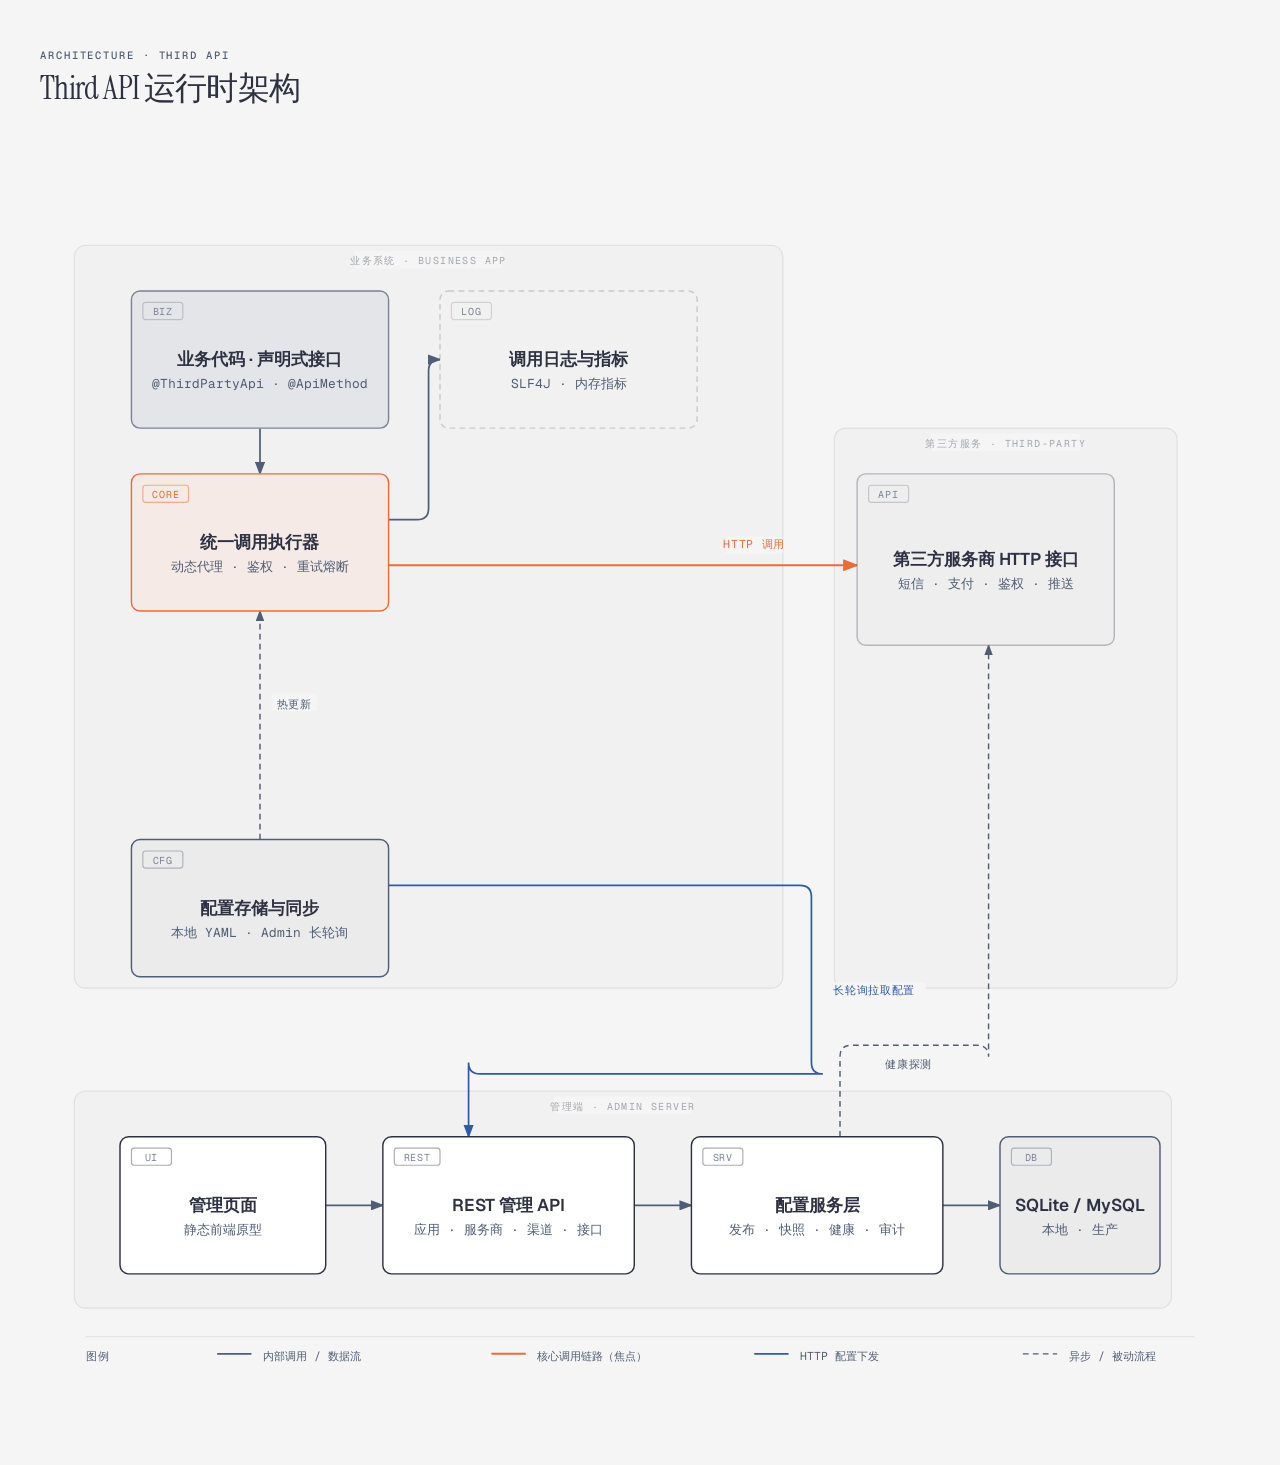
<file: docs/architecture.html>
<!DOCTYPE html>
<html lang="zh-CN">
<head>
  <meta charset="UTF-8">
  <meta name="viewport" content="width=device-width, initial-scale=1.0">
  <title>Third API 运行时架构</title>
  <link href="https://fonts.googleapis.com/css2?family=Instrument+Serif:ital@0;1&family=Geist:wght@400;500;600&family=Geist+Mono:wght@400;500;600&display=swap" rel="stylesheet">
  <style>
    *, *::before, *::after { box-sizing: border-box; margin: 0; padding: 0; }
    :root {
      --color-paper:   #f5f5f5;   /* white-smoke */
      --color-ink:     #2d3142;   /* jet-black */
      --color-muted:   #4f5d75;   /* blue-slate */
      --color-accent:  #eb6c36;   /* atomic-tangerine */
      --font-sans:     'Geist', system-ui, sans-serif;
      --font-serif:    'Instrument Serif', serif;
      --font-mono:     'Geist Mono', ui-monospace, monospace;
    }

    body {
      font-family: var(--font-sans);
      background: var(--color-paper);
      color: var(--color-ink);
      min-height: 100vh;
      display: flex;
      align-items: center;
      justify-content: center;
      padding: 3rem 2rem;
    }

    .frame { max-width: 1200px; width: 100%; }

    .eyebrow {
      font-family: var(--font-mono);
      font-size: 0.66rem;
      font-weight: 500;
      letter-spacing: 0.18em;
      text-transform: uppercase;
      color: var(--color-muted);
      margin-bottom: 0.5rem;
    }

    h1 {
      font-family: var(--font-serif);
      font-size: clamp(1.5rem, 2.4vw + 0.75rem, 2rem);
      font-weight: 400;
      letter-spacing: -0.02em;
      line-height: 1.15;
      color: var(--color-ink);
      margin-bottom: 1.5rem;
    }

    svg { width: 100%; min-width: 900px; display: block; }
  </style>
</head>
<body>
  <div class="frame">
    <p class="eyebrow">Architecture · Third API</p>
    <h1>Third API 运行时架构</h1>

    <svg viewBox="0 0 840 900" xmlns="http://www.w3.org/2000/svg" role="img" aria-labelledby="third-api-architecture-title third-api-architecture-desc">
      <title id="third-api-architecture-title">Third API 运行时架构</title>
      <desc id="third-api-architecture-desc">架构图展示业务系统通过声明式接口与动态代理统一调用第三方 HTTP 接口，管理端负责配置下发、健康监测与审计，配置以长轮询方式热更新。</desc>
      <defs>
        <marker id="arrow" markerWidth="8" markerHeight="6" refX="7" refY="3" orient="auto"><polygon points="0 0, 8 3, 0 6" fill="#4f5d75"/></marker>
        <marker id="arrow-accent" markerWidth="8" markerHeight="6" refX="7" refY="3" orient="auto"><polygon points="0 0, 8 3, 0 6" fill="#eb6c36"/></marker>
        <marker id="arrow-link" markerWidth="8" markerHeight="6" refX="7" refY="3" orient="auto"><polygon points="0 0, 8 3, 0 6" fill="#2e5aa8"/></marker>
      </defs>

      <rect width="100%" height="100%" fill="#f5f5f5"/>

      <!-- ===== Zones (drawn before arrows and nodes) ===== -->
      <!-- Zone: 业务系统 -->
      <rect x="24" y="80" width="496" height="520" rx="8"
            fill="rgba(45,49,66,0.02)" stroke="rgba(45,49,66,0.10)" stroke-width="0.8"/>
      <rect x="220" y="84" width="104" height="12" rx="2" fill="#f5f5f5"/>
      <text x="272" y="93" fill="rgba(45,49,66,0.40)" font-size="7" font-family="'Geist Mono', monospace"
            text-anchor="middle" letter-spacing="0.14em">业务系统 · BUSINESS APP</text>

      <!-- Zone: 第三方服务 -->
      <rect x="556" y="208" width="240" height="392" rx="8"
            fill="rgba(45,49,66,0.02)" stroke="rgba(45,49,66,0.10)" stroke-width="0.8"/>
      <rect x="624" y="212" width="104" height="12" rx="2" fill="#f5f5f5"/>
      <text x="676" y="221" fill="rgba(45,49,66,0.40)" font-size="7" font-family="'Geist Mono', monospace"
            text-anchor="middle" letter-spacing="0.14em">第三方服务 · THIRD-PARTY</text>

      <!-- Zone: 管理端 -->
      <rect x="24" y="672" width="768" height="152" rx="8"
            fill="rgba(45,49,66,0.02)" stroke="rgba(45,49,66,0.10)" stroke-width="0.8"/>
      <rect x="360" y="676" width="96" height="12" rx="2" fill="#f5f5f5"/>
      <text x="408" y="685" fill="rgba(45,49,66,0.40)" font-size="7" font-family="'Geist Mono', monospace"
            text-anchor="middle" letter-spacing="0.14em">管理端 · ADMIN SERVER</text>

      <!-- ===== Arrows first (behind boxes) ===== -->
      <!-- A1 → A2 方法调用 -->
      <line x1="154" y1="208" x2="154" y2="240" stroke="#4f5d75" stroke-width="1.2" marker-end="url(#arrow)"/>
      <!-- A2 → A4 日志指标 -->
      <path d="M 244,272 H 264 Q 272,272 272,264 V 168 Q 272,160 280,160"
            fill="none" stroke="#4f5d75" stroke-width="1.2" marker-end="url(#arrow)"/>
      <!-- A2 → C1 核心 HTTP 调用链路 -->
      <line x1="244" y1="304" x2="572" y2="304" stroke="#eb6c36" stroke-width="1.4" marker-end="url(#arrow-accent)"/>
      <!-- A3 → A2 配置热更新 -->
      <line x1="154" y1="496" x2="154" y2="336" stroke="#4f5d75" stroke-width="1" stroke-dasharray="4,3" marker-end="url(#arrow)"/>
      <!-- A3 → B2 长轮询拉取配置 -->
      <path d="M 244,528 H 532 Q 540,528 540,536 V 652 Q 540,660 548,660 H 308 Q 300,660 300,652 V 704"
            fill="none" stroke="#2e5aa8" stroke-width="1.2" marker-end="url(#arrow-link)"/>
      <!-- B1 → B2 → B3 → B4 管理端内部 -->
      <line x1="200" y1="752" x2="240" y2="752" stroke="#4f5d75" stroke-width="1.2" marker-end="url(#arrow)"/>
      <line x1="416" y1="752" x2="456" y2="752" stroke="#4f5d75" stroke-width="1.2" marker-end="url(#arrow)"/>
      <line x1="632" y1="752" x2="672" y2="752" stroke="#4f5d75" stroke-width="1.2" marker-end="url(#arrow)"/>
      <!-- B3 → C1 健康探测 -->
      <path d="M 560,704 V 648 Q 560,640 568,640 H 656 Q 664,640 664,648 V 360"
            fill="none" stroke="#4f5d75" stroke-width="1" stroke-dasharray="4,3" marker-end="url(#arrow)"/>

      <!-- ===== Arrow labels ===== -->
      <rect x="480" y="284" width="40" height="12" rx="2" fill="#f5f5f5"/>
      <text x="500" y="292" fill="#eb6c36" font-size="8" font-family="'Geist Mono', monospace"
            text-anchor="middle" letter-spacing="0.06em">HTTP 调用</text>

      <rect x="162" y="394" width="32" height="12" rx="2" fill="#f5f5f5"/>
      <text x="178" y="404" fill="#4f5d75" font-size="8" font-family="'Geist Mono', monospace"
            text-anchor="middle" letter-spacing="0.06em">热更新</text>

      <rect x="548" y="596" width="72" height="12" rx="2" fill="#f5f5f5"/>
      <text x="584" y="604" fill="#2e5aa8" font-size="8" font-family="'Geist Mono', monospace"
            text-anchor="middle" letter-spacing="0.06em">长轮询拉取配置</text>

      <rect x="588" y="648" width="40" height="12" rx="2" fill="#f5f5f5"/>
      <text x="608" y="656" fill="#4f5d75" font-size="8" font-family="'Geist Mono', monospace"
            text-anchor="middle" letter-spacing="0.06em">健康探测</text>

      <!-- ===== Node: A1 业务接口 (Input/User) ===== -->
      <rect x="64" y="112" width="180" height="96" rx="6" fill="#f5f5f5"/>
      <rect x="64" y="112" width="180" height="96" rx="6" fill="rgba(79,93,117,0.10)" stroke="#7a8399" stroke-width="1"/>
      <rect x="72" y="120" width="28" height="12" rx="2" fill="transparent" stroke="rgba(122,131,153,0.40)" stroke-width="0.8"/>
      <text x="86" y="129" fill="#7a8399" font-size="7" font-family="'Geist Mono', monospace" text-anchor="middle" letter-spacing="0.08em">BIZ</text>
      <text x="154" y="164" fill="#2d3142" font-size="12" font-weight="600" font-family="'Geist', sans-serif" text-anchor="middle">业务代码 · 声明式接口</text>
      <text x="154" y="180" fill="#4f5d75" font-size="9" font-family="'Geist Mono', monospace" text-anchor="middle">@ThirdPartyApi · @ApiMethod</text>

      <!-- ===== Node: A2 统一调用执行器 (Focal coral) ===== -->
      <rect x="64" y="240" width="180" height="96" rx="6" fill="#f5f5f5"/>
      <rect x="64" y="240" width="180" height="96" rx="6" fill="rgba(235,108,54,0.08)" stroke="#eb6c36" stroke-width="1"/>
      <rect x="72" y="248" width="32" height="12" rx="2" fill="transparent" stroke="rgba(235,108,54,0.50)" stroke-width="0.8"/>
      <text x="88" y="257" fill="#eb6c36" font-size="7" font-family="'Geist Mono', monospace" text-anchor="middle" letter-spacing="0.08em">CORE</text>
      <text x="154" y="292" fill="#2d3142" font-size="12" font-weight="600" font-family="'Geist', sans-serif" text-anchor="middle">统一调用执行器</text>
      <text x="154" y="308" fill="#4f5d75" font-size="9" font-family="'Geist Mono', monospace" text-anchor="middle">动态代理 · 鉴权 · 重试熔断</text>

      <!-- ===== Node: A4 调用日志与指标 (Optional/Async dashed) ===== -->
      <rect x="280" y="112" width="180" height="96" rx="6" fill="#f5f5f5"/>
      <rect x="280" y="112" width="180" height="96" rx="6" fill="rgba(45,49,66,0.02)" stroke="rgba(45,49,66,0.20)" stroke-width="1" stroke-dasharray="4,3"/>
      <rect x="288" y="120" width="28" height="12" rx="2" fill="transparent" stroke="rgba(45,49,66,0.16)" stroke-width="0.8"/>
      <text x="302" y="129" fill="#7a8399" font-size="7" font-family="'Geist Mono', monospace" text-anchor="middle" letter-spacing="0.08em">LOG</text>
      <text x="370" y="164" fill="#2d3142" font-size="12" font-weight="600" font-family="'Geist', sans-serif" text-anchor="middle">调用日志与指标</text>
      <text x="370" y="180" fill="#4f5d75" font-size="9" font-family="'Geist Mono', monospace" text-anchor="middle">SLF4J · 内存指标</text>

      <!-- ===== Node: A3 配置存储与同步 (Store/State) ===== -->
      <rect x="64" y="496" width="180" height="96" rx="6" fill="#f5f5f5"/>
      <rect x="64" y="496" width="180" height="96" rx="6" fill="rgba(45,49,66,0.05)" stroke="#4f5d75" stroke-width="1"/>
      <rect x="72" y="504" width="28" height="12" rx="2" fill="transparent" stroke="rgba(79,93,117,0.40)" stroke-width="0.8"/>
      <text x="86" y="513" fill="#7a8399" font-size="7" font-family="'Geist Mono', monospace" text-anchor="middle" letter-spacing="0.08em">CFG</text>
      <text x="154" y="548" fill="#2d3142" font-size="12" font-weight="600" font-family="'Geist', sans-serif" text-anchor="middle">配置存储与同步</text>
      <text x="154" y="564" fill="#4f5d75" font-size="9" font-family="'Geist Mono', monospace" text-anchor="middle">本地 YAML · Admin 长轮询</text>

      <!-- ===== Node: C1 第三方服务商 HTTP 接口 (External/Cloud) ===== -->
      <rect x="572" y="240" width="180" height="120" rx="6" fill="#f5f5f5"/>
      <rect x="572" y="240" width="180" height="120" rx="6" fill="rgba(45,49,66,0.03)" stroke="rgba(45,49,66,0.30)" stroke-width="1"/>
      <rect x="580" y="248" width="28" height="12" rx="2" fill="transparent" stroke="rgba(45,49,66,0.22)" stroke-width="0.8"/>
      <text x="594" y="257" fill="#7a8399" font-size="7" font-family="'Geist Mono', monospace" text-anchor="middle" letter-spacing="0.08em">API</text>
      <text x="662" y="304" fill="#2d3142" font-size="12" font-weight="600" font-family="'Geist', sans-serif" text-anchor="middle">第三方服务商 HTTP 接口</text>
      <text x="662" y="320" fill="#4f5d75" font-size="9" font-family="'Geist Mono', monospace" text-anchor="middle">短信 · 支付 · 鉴权 · 推送</text>

      <!-- ===== Node: B1 管理页面 (Backend) ===== -->
      <rect x="56" y="704" width="144" height="96" rx="6" fill="#f5f5f5"/>
      <rect x="56" y="704" width="144" height="96" rx="6" fill="#ffffff" stroke="#2d3142" stroke-width="1"/>
      <rect x="64" y="712" width="28" height="12" rx="2" fill="transparent" stroke="rgba(45,49,66,0.40)" stroke-width="0.8"/>
      <text x="78" y="721" fill="#7a8399" font-size="7" font-family="'Geist Mono', monospace" text-anchor="middle" letter-spacing="0.08em">UI</text>
      <text x="128" y="756" fill="#2d3142" font-size="12" font-weight="600" font-family="'Geist', sans-serif" text-anchor="middle">管理页面</text>
      <text x="128" y="772" fill="#4f5d75" font-size="9" font-family="'Geist Mono', monospace" text-anchor="middle">静态前端原型</text>

      <!-- ===== Node: B2 REST 管理 API (Backend) ===== -->
      <rect x="240" y="704" width="176" height="96" rx="6" fill="#f5f5f5"/>
      <rect x="240" y="704" width="176" height="96" rx="6" fill="#ffffff" stroke="#2d3142" stroke-width="1"/>
      <rect x="248" y="712" width="32" height="12" rx="2" fill="transparent" stroke="rgba(45,49,66,0.40)" stroke-width="0.8"/>
      <text x="264" y="721" fill="#7a8399" font-size="7" font-family="'Geist Mono', monospace" text-anchor="middle" letter-spacing="0.08em">REST</text>
      <text x="328" y="756" fill="#2d3142" font-size="12" font-weight="600" font-family="'Geist', sans-serif" text-anchor="middle">REST 管理 API</text>
      <text x="328" y="772" fill="#4f5d75" font-size="9" font-family="'Geist Mono', monospace" text-anchor="middle">应用 · 服务商 · 渠道 · 接口</text>

      <!-- ===== Node: B3 配置服务层 (Backend) ===== -->
      <rect x="456" y="704" width="176" height="96" rx="6" fill="#f5f5f5"/>
      <rect x="456" y="704" width="176" height="96" rx="6" fill="#ffffff" stroke="#2d3142" stroke-width="1"/>
      <rect x="464" y="712" width="28" height="12" rx="2" fill="transparent" stroke="rgba(45,49,66,0.40)" stroke-width="0.8"/>
      <text x="478" y="721" fill="#7a8399" font-size="7" font-family="'Geist Mono', monospace" text-anchor="middle" letter-spacing="0.08em">SRV</text>
      <text x="544" y="756" fill="#2d3142" font-size="12" font-weight="600" font-family="'Geist', sans-serif" text-anchor="middle">配置服务层</text>
      <text x="544" y="772" fill="#4f5d75" font-size="9" font-family="'Geist Mono', monospace" text-anchor="middle">发布 · 快照 · 健康 · 审计</text>

      <!-- ===== Node: B4 SQLite / MySQL (Store/State) ===== -->
      <rect x="672" y="704" width="112" height="96" rx="6" fill="#f5f5f5"/>
      <rect x="672" y="704" width="112" height="96" rx="6" fill="rgba(45,49,66,0.05)" stroke="#4f5d75" stroke-width="1"/>
      <rect x="680" y="712" width="28" height="12" rx="2" fill="transparent" stroke="rgba(79,93,117,0.40)" stroke-width="0.8"/>
      <text x="694" y="721" fill="#7a8399" font-size="7" font-family="'Geist Mono', monospace" text-anchor="middle" letter-spacing="0.08em">DB</text>
      <text x="728" y="756" fill="#2d3142" font-size="12" font-weight="600" font-family="'Geist', sans-serif" text-anchor="middle">SQLite / MySQL</text>
      <text x="728" y="772" fill="#4f5d75" font-size="9" font-family="'Geist Mono', monospace" text-anchor="middle">本地 · 生产</text>

      <!-- ===== Legend (horizontal strip at the bottom) ===== -->
      <line x1="32" y1="844" x2="808" y2="844" stroke="rgba(45,49,66,0.10)" stroke-width="0.8"/>
      <text x="32" y="860" fill="#4f5d75" font-size="8" font-family="'Geist Mono', monospace" letter-spacing="0.14em">图例</text>

      <line x1="124" y1="856" x2="148" y2="856" stroke="#4f5d75" stroke-width="1.2"/>
      <text x="156" y="860" fill="#4f5d75" font-size="8" font-family="'Geist Mono', monospace">内部调用 / 数据流</text>

      <line x1="316" y1="856" x2="340" y2="856" stroke="#eb6c36" stroke-width="1.4"/>
      <text x="348" y="860" fill="#4f5d75" font-size="8" font-family="'Geist Mono', monospace">核心调用链路（焦点）</text>

      <line x1="500" y1="856" x2="524" y2="856" stroke="#2e5aa8" stroke-width="1.2"/>
      <text x="532" y="860" fill="#4f5d75" font-size="8" font-family="'Geist Mono', monospace">HTTP 配置下发</text>

      <line x1="688" y1="856" x2="712" y2="856" stroke="#4f5d75" stroke-width="1" stroke-dasharray="4,3"/>
      <text x="720" y="860" fill="#4f5d75" font-size="8" font-family="'Geist Mono', monospace">异步 / 被动流程</text>
    </svg>
  </div>
</body>
</html>
</file>
